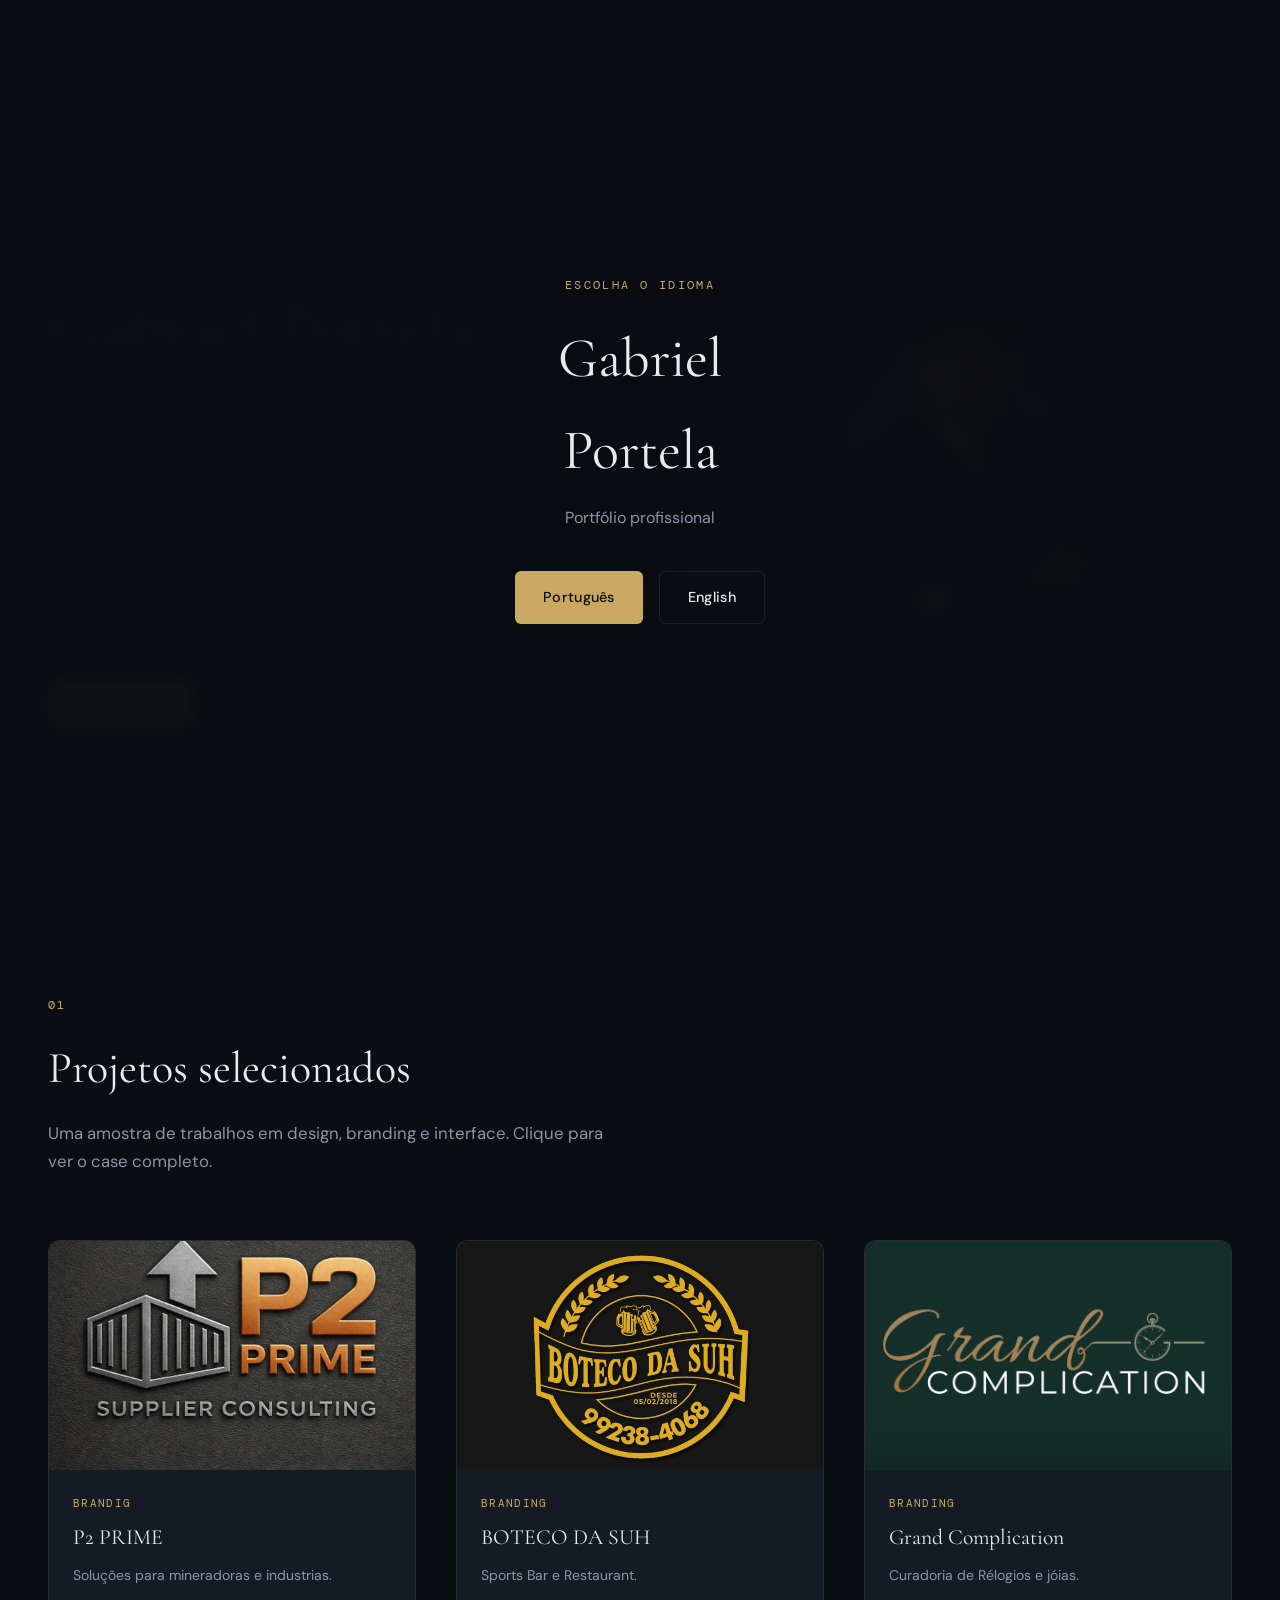
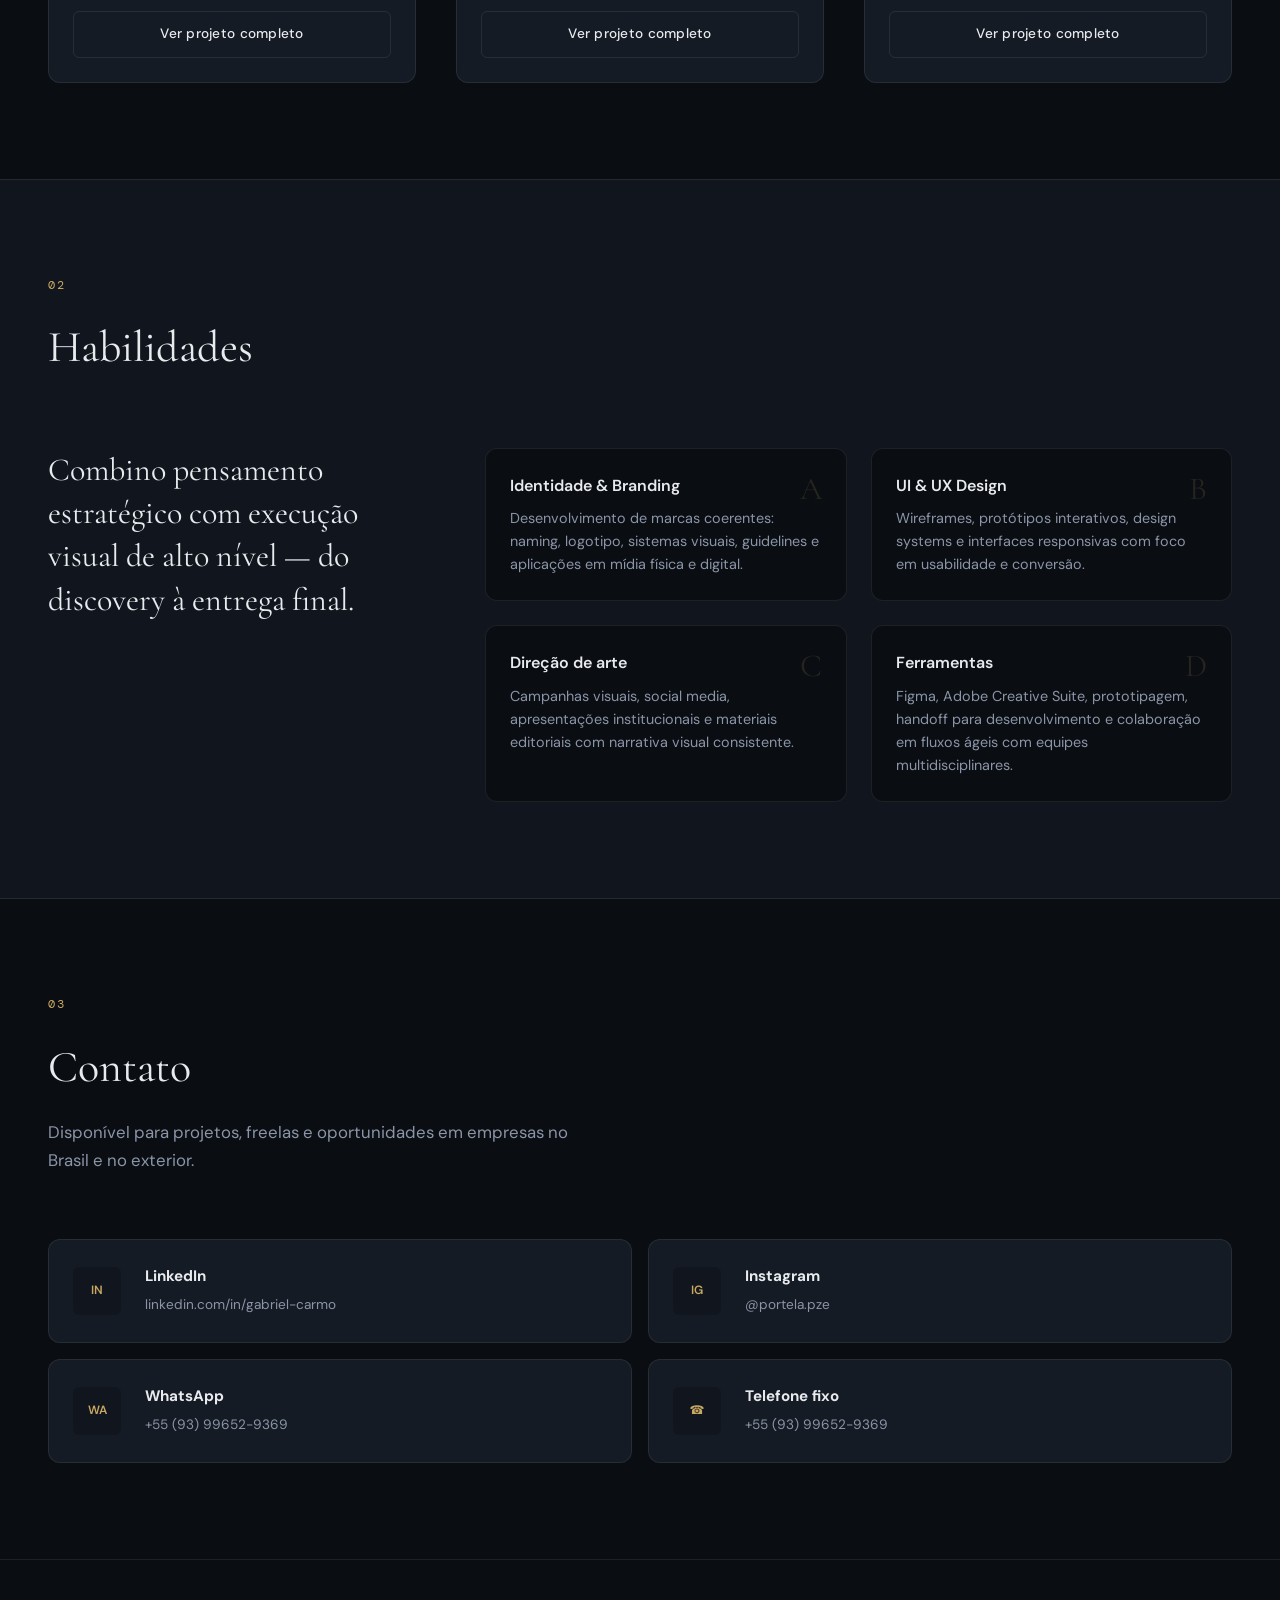
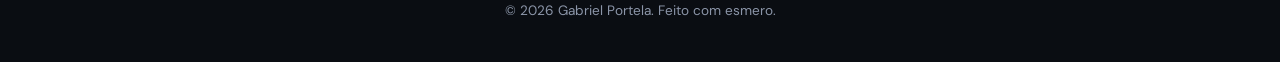
<file: index.html>
<!DOCTYPE html>
<html lang="pt-BR">
<head>
  <meta charset="UTF-8">
  <meta name="viewport" content="width=device-width, initial-scale=1.0">
  <meta name="description" content="Gabriel Portela — Portfolio de Design, Branding e UI/UX">
  <title>Gabriel Portela | Portfolio</title>
  <link rel="icon" href="favicon.svg" type="image/svg+xml">
  <link rel="icon" href="favicon.png" type="image/png" sizes="32x32">
  <link rel="apple-touch-icon" href="apple-touch-icon.png">
  <link rel="manifest" href="site.webmanifest">
  <meta name="theme-color" content="#0a0d12">
  <link rel="preconnect" href="https://fonts.googleapis.com">
  <link rel="preconnect" href="https://fonts.gstatic.com" crossorigin>
  <link href="https://fonts.googleapis.com/css2?family=Cormorant+Garamond:ital,wght@0,300;0,400;0,600;1,300;1,400&family=DM+Sans:opsz,wght@9..40,300;9..40,400;9..40,500&family=DM+Mono:wght@300;400&display=swap" rel="stylesheet">
  <link rel="stylesheet" href="style.css?v=4">
</head>
<body>

  <!-- Seleção de idioma (primeiro acesso) -->
  <div id="lang-overlay" class="lang-overlay" role="dialog" aria-modal="true" aria-labelledby="lang-title">
    <div class="lang-overlay__card">
      <p class="lang-overlay__label" data-i18n="lang.choose">Escolha o idioma</p>
      <h2 id="lang-title" class="lang-overlay__title">Gabriel Portela</h2>
      <p class="lang-overlay__subtitle" data-i18n="lang.subtitle">Portfolio profissional</p>
      <div class="lang-overlay__buttons">
        <button type="button" class="btn btn--primary" data-set-lang="pt">Português</button>
        <button type="button" class="btn btn--outline" data-set-lang="en">English</button>
      </div>
    </div>
  </div>

  <!-- Navegação fixa -->
  <header class="site-header" id="site-header">
    <a href="#hero" class="site-header__logo" data-nav-home>Gabriel Portela</a>
    <nav class="site-header__nav" aria-label="Principal">
      <a href="#projects" data-i18n="nav.projects">Projetos</a>
      <a href="#skills" data-i18n="nav.skills">Habilidades</a>
      <a href="#contacts" data-i18n="nav.contact">Contato</a>
    </nav>
    <div class="site-header__lang">
      <button type="button" class="lang-toggle" data-set-lang="pt" aria-label="Português">PT</button>
      <span class="lang-toggle__sep">|</span>
      <button type="button" class="lang-toggle" data-set-lang="en" aria-label="English">EN</button>
    </div>
  </header>

  <!-- ========== PÁGINA PRINCIPAL ========== -->
  <main id="page-home">

    <!-- Hero -->
    <section class="hero" id="hero">
      <div class="hero__content">
        <p class="hero__eyebrow" data-i18n="hero.eyebrow">Design · Branding · UI/UX</p>
        <h1 class="hero__name">Gabriel Portela</h1>
        <p class="hero__bio" data-i18n="hero.bio">
          Designer com foco em identidade visual, interfaces digitais e experiências memoráveis.
          Trabalho na interseção entre estratégia de marca e produto, criando soluções claras,
          funcionais e visualmente refinadas para empresas nacionais e internacionais.
          Acredito em processos colaborativos, pesquisa com usuários e entregas que comunicam
          com precisão — do conceito ao pixel final.
        </p>
        <a href="#contacts" class="btn btn--primary hero__cta" data-i18n="hero.cta">Ver contatos</a>
      </div>

      <div class="hero__visual">
        <div class="hero__shapes" aria-hidden="true">
          <span class="shape shape--ring"></span>
          <span class="shape shape--square"></span>
          <span class="shape shape--line"></span>
          <span class="shape shape--dot"></span>
        </div>
        <!-- Altere src para sua foto: images/sua-foto.jpg -->
        <div class="hero__photo-wrap">
          <img
            src="images/profile-placeholder.jpg"
            alt="Gabriel Portela"
            class="hero__photo"
            width="320"
            height="400"
          >
        </div>
      </div>
    </section>

    <!-- Projetos -->
    <section class="section projects" id="projects">
      <div class="section__inner">
        <header class="section__header">
          <span class="section__number">01</span>
          <h2 class="section__title" data-i18n="projects.title">Projetos selecionados</h2>
          <p class="section__desc" data-i18n="projects.desc">
            Uma amostra de trabalhos em design, branding e interface. Clique para ver o case completo.
          </p>
        </header>
        <div class="projects__grid" id="projects-grid">
          <!-- Cards gerados via script.js -->
        </div>
      </div>
    </section>

    <!-- Habilidades -->
    <section class="section skills" id="skills">
      <div class="section__inner">
        <header class="section__header">
          <span class="section__number">02</span>
          <h2 class="section__title" data-i18n="skills.title">Habilidades</h2>
        </header>
        <div class="skills__layout">
          <div class="skills__intro">
            <p class="skills__lead" data-i18n="skills.lead">
              Combino pensamento estratégico com execução visual de alto nível — do discovery à entrega final.
            </p>
          </div>
          <div class="skills__grid">
            <article class="skill-card">
              <span class="skill-card__index">A</span>
              <h3 class="skill-card__title" data-i18n="skills.card1.title">Identidade & Branding</h3>
              <p class="skill-card__text" data-i18n="skills.card1.text">
                Desenvolvimento de marcas coerentes: naming, logotipo, sistemas visuais, guidelines e aplicações em mídia física e digital.
              </p>
            </article>
            <article class="skill-card">
              <span class="skill-card__index">B</span>
              <h3 class="skill-card__title" data-i18n="skills.card2.title">UI & UX Design</h3>
              <p class="skill-card__text" data-i18n="skills.card2.text">
                Wireframes, protótipos interativos, design systems e interfaces responsivas com foco em usabilidade e conversão.
              </p>
            </article>
            <article class="skill-card">
              <span class="skill-card__index">C</span>
              <h3 class="skill-card__title" data-i18n="skills.card3.title">Direção de arte</h3>
              <p class="skill-card__text" data-i18n="skills.card3.text">
                Campanhas visuais, social media, apresentações institucionais e materiais editoriais com narrativa visual consistente.
              </p>
            </article>
            <article class="skill-card">
              <span class="skill-card__index">D</span>
              <h3 class="skill-card__title" data-i18n="skills.card4.title">Ferramentas</h3>
              <p class="skill-card__text" data-i18n="skills.card4.text">
                Figma, Adobe Creative Suite, prototipagem, handoff para desenvolvimento e colaboração em fluxos ágeis com equipes multidisciplinares.
              </p>
            </article>
          </div>
        </div>
      </div>
    </section>

    <!-- Contatos -->
    <section class="section contacts" id="contacts">
      <div class="section__inner">
        <header class="section__header">
          <span class="section__number">03</span>
          <h2 class="section__title" data-i18n="contact.title">Contato</h2>
          <p class="section__desc" data-i18n="contact.desc">
            Disponível para projetos, freelas e oportunidades em empresas no Brasil e no exterior.
          </p>
        </header>
        <ul class="contacts__list">
          <li>
            <a href="https://linkedin.com/in/gabriel-carmo-72871940a" target="_blank" rel="noopener noreferrer" class="contact-link">
              <span class="contact-link__icon" aria-hidden="true">in</span>
              <span>
                <strong data-i18n="contact.linkedin">LinkedIn</strong>
                <span class="contact-link__value">linkedin.com/in/gabriel-carmo</span>
              </span>
            </a>
          </li>
          <li>
            <a href="https://instagram.com/portela.pze" target="_blank" rel="noopener noreferrer" class="contact-link">
              <span class="contact-link__icon" aria-hidden="true">ig</span>
              <span>
                <strong data-i18n="contact.instagram">Instagram</strong>
                <span class="contact-link__value">@portela.pze</span>
              </span>
            </a>
          </li>
          <li>
            <a href="https://wa.me/5593996529369" target="_blank" rel="noopener noreferrer" class="contact-link">
              <span class="contact-link__icon" aria-hidden="true">wa</span>
              <span>
                <strong data-i18n="contact.whatsapp">WhatsApp</strong>
                <span class="contact-link__value">+55 (93) 99652-9369</span>
              </span>
            </a>
          </li>
          <li>
            <a href="tel:+5593996529369" class="contact-link">
              <span class="contact-link__icon" aria-hidden="true">☎</span>
              <span>
                <strong data-i18n="contact.phone">Telefone fixo</strong>
                <span class="contact-link__value">+55 (93) 99652-9369</span>
              </span>
            </a>
          </li>
        </ul>
      </div>
    </section>

    <footer class="site-footer">
      <p>&copy; <span id="year"></span> Gabriel Portela. Feito com esmero.</p>
    </footer>
  </main>

  <!-- ========== PÁGINA DO PROJETO (case completo) ========== -->
  <main id="page-project" class="page-project" hidden>
    <article class="project-detail">
      <header class="project-detail__header">
        <button type="button" class="btn btn--ghost project-detail__back" data-nav-home>
          <span aria-hidden="true">←</span>
          <span data-i18n="project.back">Voltar</span>
        </button>
        <div class="project-detail__meta">
          <span class="project-detail__category" id="project-category"></span>
          <h1 class="project-detail__title" id="project-title"></h1>
        </div>
      </header>

      <div class="project-detail__company">
        <h2 class="project-detail__company-name" id="project-company"></h2>
        <p class="project-detail__company-desc" id="project-company-desc"></p>
      </div>

      <div class="project-detail__gallery" id="project-gallery" aria-label="Galeria do projeto">
        <!-- Imagens inseridas via script.js -->
      </div>

      <section class="project-detail__menu" id="project-menu-section" hidden aria-labelledby="project-menu-title">
        <div class="project-detail__menu-inner">
          <header class="project-detail__menu-header">
            <span class="section__number project-detail__menu-number">04</span>
            <h2 class="section__title" id="project-menu-title"></h2>
            <p class="section__desc" id="project-menu-lead"></p>
          </header>
          <div class="menu-preview" id="project-menu-preview" aria-label="Pré-visualização do cardápio"></div>
          <div class="project-detail__menu-actions">
            <a class="btn btn--primary" id="project-menu-full-link" href="cdp-btc.html"></a>
          </div>
        </div>
      </section>

      <footer class="project-detail__footer">
        <a href="#hero" class="btn btn--primary" data-nav-home data-i18n="project.home">Home</a>
        <section class="project-detail__more">
          <h3 class="project-detail__more-title" data-i18n="project.more">Mais projetos</h3>
          <div class="projects__grid projects__grid--compact" id="project-more-grid">
            <!-- 3 prévias de outros projetos -->
          </div>
        </section>
      </footer>
    </article>
  </main>

  <script src="script.js?v=4"></script>

  <!-- Cloudflare Web Analytics -->
  <script defer src='https://static.cloudflareinsights.com/beacon.min.js' data-cf-beacon='{"token": "54800ad94643450c9f0de2a9ab976427"}'></script>
  <!-- End Cloudflare Web Analytics -->
</body>
</html>
</file>
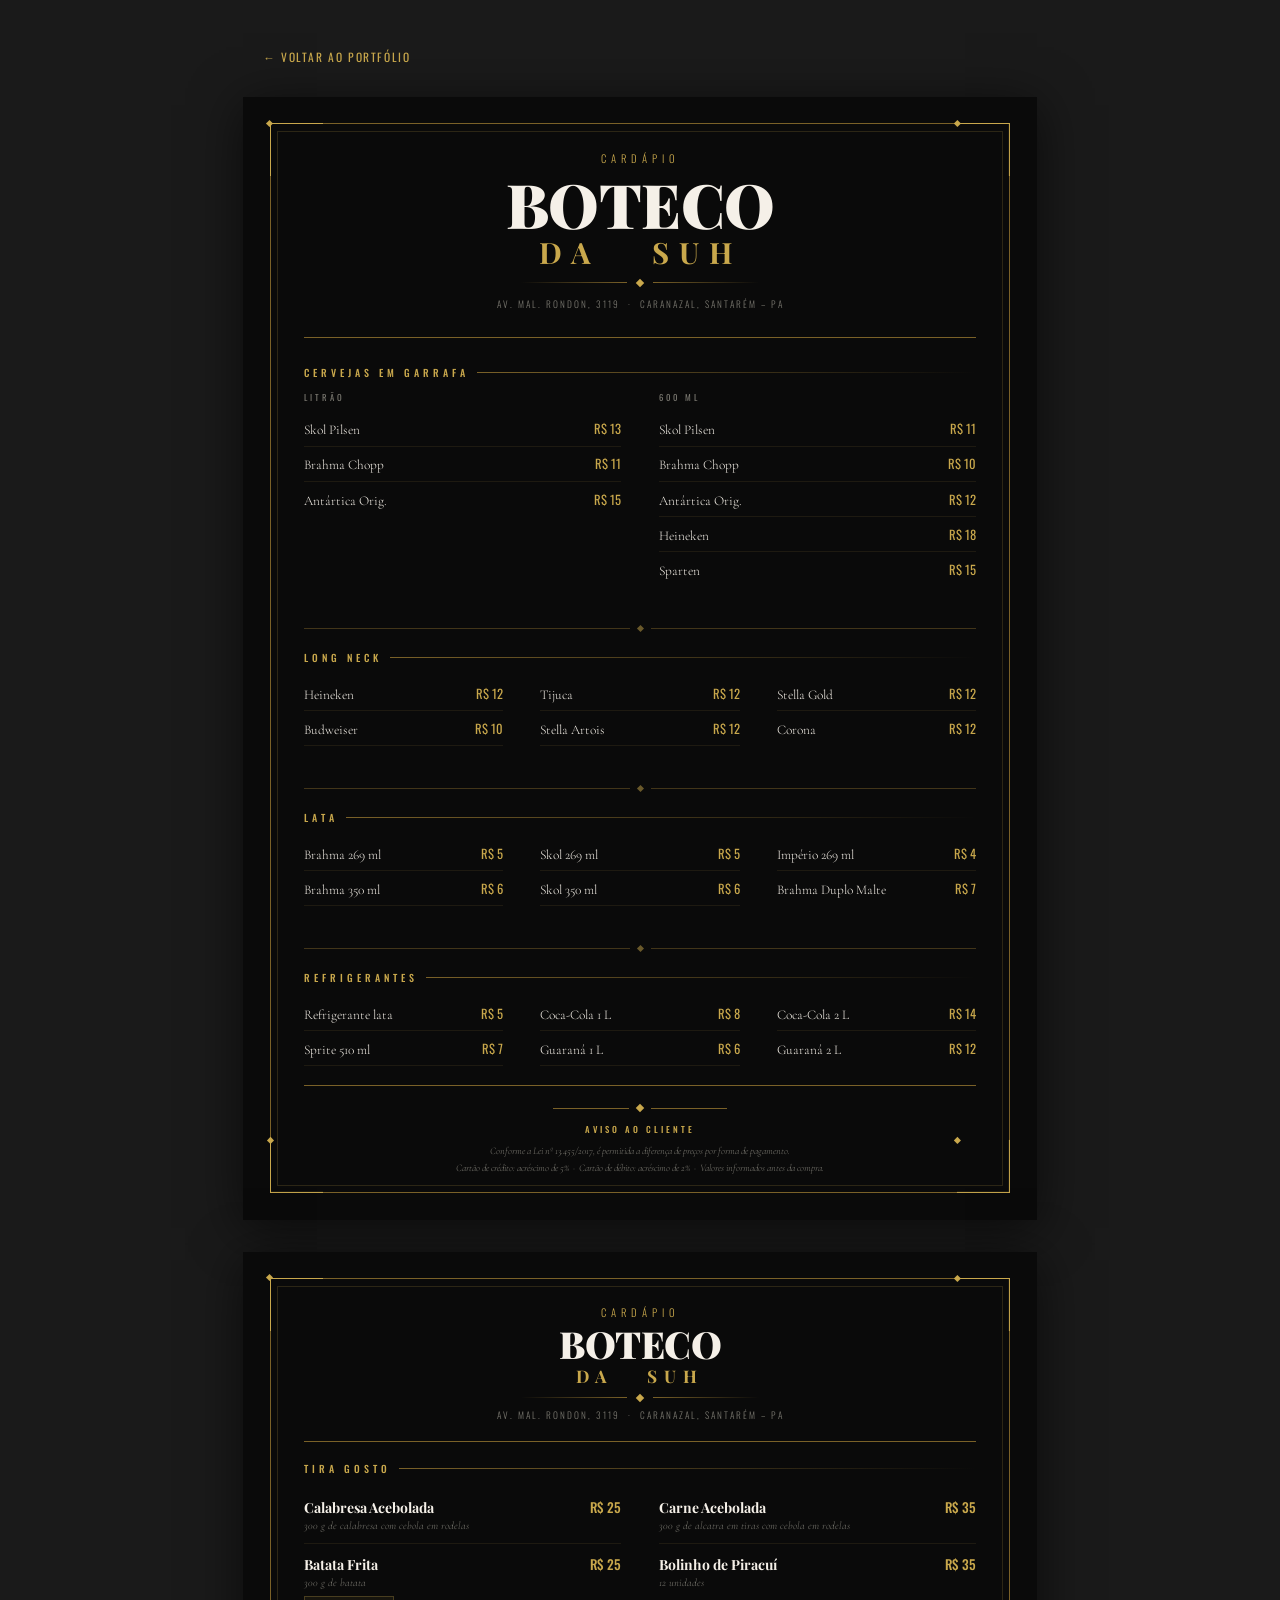
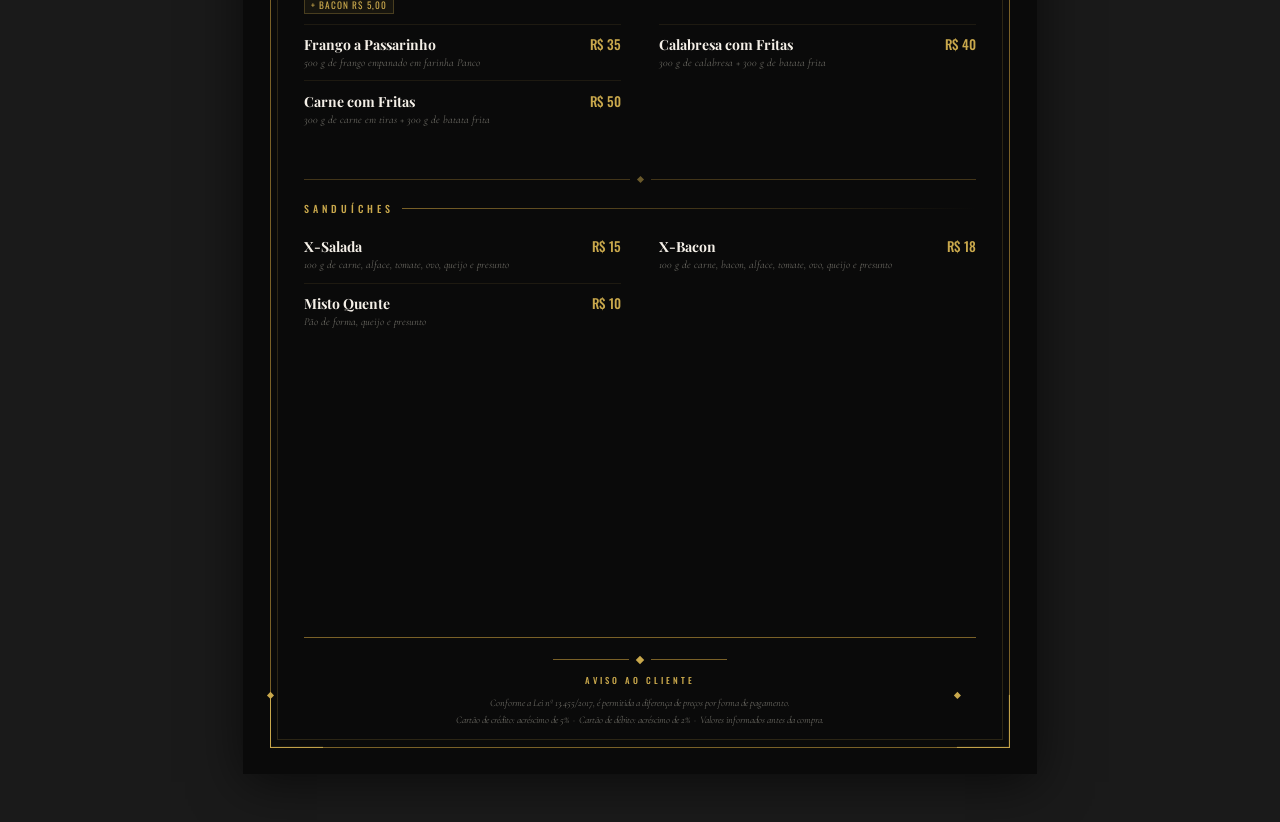
<file: cdp-btc.html>
<!DOCTYPE html>
<html lang="pt-BR">
<head>
<meta charset="UTF-8">
<meta name="viewport" content="width=device-width, initial-scale=1.0">
<title>Cardápio – Boteco da Suh</title>
<link rel="icon" href="favicon.svg" type="image/svg+xml">
<link rel="icon" href="favicon.png" type="image/png" sizes="32x32">
<link rel="apple-touch-icon" href="apple-touch-icon.png">
<meta name="theme-color" content="#0a0a0a">
<link href="https://fonts.googleapis.com/css2?family=Playfair+Display:wght@400;700;900&family=Cormorant+Garamond:ital,wght@0,300;0,400;0,600;1,300&family=Oswald:wght@300;400;500&display=swap" rel="stylesheet">
<style>

/* ═══════════════════════════════════════
   RESET & VARIÁVEIS
════════════════════════════════════════ */
*, *::before, *::after { box-sizing: border-box; margin: 0; padding: 0; }

:root {
  --preto:         #0a0a0a;
  --dourado:       #c9a84c;
  --dourado-claro: #e8c96a;
  --dourado-esc:   #7a6128;
  --branco:        #f5f0e8;
  --cinza:         #7a7870;
}

/* ═══════════════════════════════════════
   CONFIGURAÇÃO DE IMPRESSÃO
════════════════════════════════════════ */
@page {
  size: A4 portrait;
  margin: 0;
}

@media print {
  body { background: var(--preto) !important; -webkit-print-color-adjust: exact; print-color-adjust: exact; }
  .menu-standalone-nav { display: none !important; }
  .sheet { page-break-after: always; box-shadow: none !important; }
  .sheet:last-child { page-break-after: avoid; }
}

.menu-standalone-nav {
  width: min(210mm, 100%);
  margin: 0 auto;
  padding: 1rem 1.25rem 0;
  display: flex;
  justify-content: flex-start;
}

.menu-standalone-nav a {
  font-family: 'Oswald', sans-serif;
  font-size: 0.72rem;
  font-weight: 400;
  letter-spacing: 0.14em;
  text-transform: uppercase;
  color: var(--dourado);
  text-decoration: none;
  transition: color 0.2s ease;
}

.menu-standalone-nav a:hover {
  color: var(--dourado-claro);
}

/* ═══════════════════════════════════════
   FOLHA A4  (210 × 297 mm)
════════════════════════════════════════ */
body {
  background: #1a1a1a;
  font-family: 'Cormorant Garamond', Georgia, serif;
  -webkit-font-smoothing: antialiased;
  display: flex;
  flex-direction: column;
  align-items: center;
  gap: 32px;
  padding: 32px 0 48px;
}

.sheet {
  width: 210mm;
  min-height: 297mm;
  height: 297mm;
  background: var(--preto);
  color: var(--branco);
  position: relative;
  overflow: hidden;
  box-shadow: 0 8px 48px rgba(0,0,0,0.6);

  /* padding interno = margens da folha impressa */
  padding: 14mm 16mm 12mm;

  display: flex;
  flex-direction: column;
}

/* ── Borda ornamental da folha ── */
.sheet::before {
  content: '';
  position: absolute;
  inset: 7mm;
  border: 1px solid var(--dourado-esc);
  pointer-events: none;
}
.sheet::after {
  content: '';
  position: absolute;
  inset: 9mm;
  border: 1px solid rgba(201,168,76,0.18);
  pointer-events: none;
}

/* ── Cantos ornamentais ── */
.corner {
  position: absolute;
  width: 14mm;
  height: 14mm;
  z-index: 2;
}
.corner::before, .corner::after {
  content: '';
  position: absolute;
  background: var(--dourado);
}
.corner::before { width: 1px; height: 100%; left: 0; top: 0; }
.corner::after  { width: 100%; height: 1px; left: 0; top: 0; }

.corner.tl { top: 7mm; left: 7mm; }
.corner.tr { top: 7mm; right: 7mm; transform: scaleX(-1); }
.corner.bl { bottom: 7mm; left: 7mm; transform: scaleY(-1); }
.corner.br { bottom: 7mm; right: 7mm; transform: scale(-1); }

/* losango nos cantos */
.corner .diamond {
  position: absolute;
  width: 5px; height: 5px;
  background: var(--dourado);
  transform: rotate(45deg);
  top: -2.5px; left: -2.5px;
}
.corner.tr .diamond { left: auto; right: -2.5px; }
.corner.bl .diamond { top: auto; bottom: -2.5px; }
.corner.br .diamond { top: auto; bottom: -2.5px; right: -2.5px; left: auto; }

/* ═══════════════════════════════════════
   CABEÇALHO
════════════════════════════════════════ */
.sheet-header {
  text-align: center;
  padding-bottom: 7mm;
  margin-bottom: 7mm;
  border-bottom: 1px solid var(--dourado-esc);
  flex-shrink: 0;
}

.eyebrow {
  font-family: 'Oswald', sans-serif;
  font-size: 8pt;
  font-weight: 300;
  letter-spacing: 5px;
  color: var(--dourado);
  text-transform: uppercase;
  margin-bottom: 3mm;
}

.logo {
  font-family: 'Playfair Display', serif;
  font-size: 46pt;
  font-weight: 900;
  line-height: 0.88;
  color: var(--branco);
  text-transform: uppercase;
  letter-spacing: -0.5px;
}
.logo span {
  display: block;
  font-size: 22pt;
  font-weight: 700;
  color: var(--dourado);
  letter-spacing: 10px;
  margin-top: 2mm;
}

.header-rule {
  display: flex;
  align-items: center;
  justify-content: center;
  gap: 10px;
  margin: 4mm 0 3mm;
}
.header-rule::before, .header-rule::after {
  content: '';
  width: 28mm;
  height: 1px;
  background: linear-gradient(to right, transparent, var(--dourado-esc));
}
.header-rule::after {
  background: linear-gradient(to left, transparent, var(--dourado-esc));
}
.rhombus {
  width: 6px; height: 6px;
  background: var(--dourado);
  transform: rotate(45deg);
  flex-shrink: 0;
}

.address {
  font-family: 'Oswald', sans-serif;
  font-size: 7pt;
  font-weight: 300;
  letter-spacing: 2px;
  color: var(--cinza);
  text-transform: uppercase;
}

/* ── Cabeçalho compacto (pág. 2) ── */
.sheet-header.compact {
  padding-bottom: 5mm;
  margin-bottom: 5mm;
}
.sheet-header.compact .logo { font-size: 28pt; }
.sheet-header.compact .logo span { font-size: 13pt; letter-spacing: 7px; }
.sheet-header.compact .eyebrow { margin-bottom: 2mm; }
.sheet-header.compact .header-rule { margin: 3mm 0 2mm; }

/* ═══════════════════════════════════════
   CONTEÚDO – CRESCE PARA PREENCHER
════════════════════════════════════════ */
.sheet-body {
  flex: 1;
  display: flex;
  flex-direction: column;
}

/* ═══════════════════════════════════════
   SEÇÃO
════════════════════════════════════════ */
section {
  margin-bottom: 5.5mm;
}
section:last-of-type {
  margin-bottom: 0;
}

.section-label {
  display: flex;
  align-items: center;
  gap: 8px;
  margin-bottom: 3mm;
}
.section-label h2 {
  font-family: 'Oswald', sans-serif;
  font-size: 7.5pt;
  font-weight: 500;
  letter-spacing: 4px;
  color: var(--dourado);
  text-transform: uppercase;
  white-space: nowrap;
}
.section-label::after {
  content: '';
  flex: 1;
  height: 1px;
  background: linear-gradient(to right, var(--dourado-esc), transparent);
}

/* ═══════════════════════════════════════
   GRID BEBIDAS
════════════════════════════════════════ */
.drinks-grid {
  display: grid;
  grid-template-columns: 1fr 1fr;
  column-gap: 10mm;
}
.drinks-grid.cols-3 { grid-template-columns: 1fr 1fr 1fr; }

.drink-row {
  display: flex;
  justify-content: space-between;
  align-items: baseline;
  padding: 2mm 0;
  border-bottom: 1px solid rgba(201,168,76,0.10);
}
.drink-row:last-child { border-bottom: none; }

.drink-name {
  font-size: 10pt;
  font-weight: 300;
  color: var(--branco);
}
.drink-price {
  font-family: 'Oswald', sans-serif;
  font-size: 9.5pt;
  font-weight: 400;
  color: var(--dourado);
  margin-left: 6px;
  white-space: nowrap;
}

/* ═══════════════════════════════════════
   GRID COMIDAS
════════════════════════════════════════ */
.food-grid {
  display: grid;
  grid-template-columns: 1fr 1fr;
  gap: 0 10mm;
}

.food-item {
  padding: 2.5mm 0;
  border-bottom: 1px solid rgba(201,168,76,0.10);
}
.food-item:nth-last-child(-n+2) { border-bottom: none; }

.food-header {
  display: flex;
  justify-content: space-between;
  align-items: baseline;
  gap: 4px;
}
.food-name {
  font-family: 'Playfair Display', serif;
  font-size: 10.5pt;
  font-weight: 700;
  color: var(--branco);
}
.food-price {
  font-family: 'Oswald', sans-serif;
  font-size: 10pt;
  font-weight: 500;
  color: var(--dourado);
  white-space: nowrap;
}
.food-desc {
  font-size: 8pt;
  font-weight: 300;
  font-style: italic;
  color: var(--cinza);
  line-height: 1.4;
  margin-top: 0.5mm;
}
.adicional-tag {
  display: inline-flex;
  margin-top: 1.5mm;
  background: rgba(201,168,76,0.07);
  border: 1px solid rgba(201,168,76,0.28);
  padding: 1px 6px;
}
.adicional-tag span {
  font-family: 'Oswald', sans-serif;
  font-size: 7pt;
  letter-spacing: 1px;
  color: var(--dourado);
  text-transform: uppercase;
}

/* ═══════════════════════════════════════
   ESPAÇADOR FLEXÍVEL
════════════════════════════════════════ */
.spacer { flex: 1; }

/* ═══════════════════════════════════════
   RODAPÉ DA FOLHA
════════════════════════════════════════ */
.sheet-footer {
  flex-shrink: 0;
  text-align: center;
  padding-top: 5mm;
  border-top: 1px solid var(--dourado-esc);
  margin-top: 5mm;
}

.footer-rule {
  display: flex;
  align-items: center;
  justify-content: center;
  gap: 8px;
  margin-bottom: 3mm;
}
.footer-rule::before, .footer-rule::after {
  content: '';
  width: 20mm;
  height: 1px;
  background: var(--dourado-esc);
}

.aviso-title {
  font-family: 'Oswald', sans-serif;
  font-size: 6.5pt;
  font-weight: 500;
  letter-spacing: 3px;
  color: var(--dourado);
  text-transform: uppercase;
  margin-bottom: 2mm;
}
.aviso-text {
  font-size: 7.5pt;
  font-weight: 300;
  font-style: italic;
  color: var(--cinza);
  line-height: 1.7;
}

/* separador entre seções na pág. 1 */
.group-divider {
  display: flex;
  align-items: center;
  justify-content: center;
  gap: 8px;
  margin: 5mm 0;
  opacity: 0.5;
}
.group-divider::before, .group-divider::after {
  content: '';
  flex: 1;
  height: 1px;
  background: var(--dourado-esc);
}
.group-divider .rhombus { width: 5px; height: 5px; }

</style>
</head>
<body>

<nav class="menu-standalone-nav" aria-label="Navegação">
  <a href="index.html?project=project-2" id="menu-back-link">← Voltar ao portfólio</a>
</nav>

<!-- ╔══════════════════════════════════╗
     ║        FOLHA 1 – BEBIDAS        ║
     ╚══════════════════════════════════╝ -->
<div class="sheet">

  <!-- cantos ornamentais -->
  <div class="corner tl"><div class="diamond"></div></div>
  <div class="corner tr"><div class="diamond"></div></div>
  <div class="corner bl"><div class="diamond"></div></div>
  <div class="corner br"><div class="diamond"></div></div>

  <!-- CABEÇALHO PRINCIPAL -->
  <header class="sheet-header">
    <div class="eyebrow">Cardápio</div>
    <div class="logo">Boteco<span>da &nbsp; Suh</span></div>
    <div class="header-rule"><div class="rhombus"></div></div>
    <div class="address">Av. Mal. Rondon, 3119 &nbsp;·&nbsp; Caranazal, Santarém – PA</div>
  </header>

  <!-- CORPO DA FOLHA 1 -->
  <div class="sheet-body">

    <!-- CERVEJAS: litrão + 600 ml lado a lado -->
    <section>
      <div class="section-label"><h2>Cervejas em Garrafa</h2></div>
      <div style="display:grid; grid-template-columns:1fr 1fr; gap:0 10mm;">

        <!-- coluna esquerda: litrão -->
        <div>
          <div style="font-family:'Oswald',sans-serif;font-size:6.5pt;letter-spacing:3px;color:var(--cinza);text-transform:uppercase;margin-bottom:2mm;">Litrão</div>
          <div class="drink-row"><span class="drink-name">Skol Pilsen</span><span class="drink-price">R$ 13</span></div>
          <div class="drink-row"><span class="drink-name">Brahma Chopp</span><span class="drink-price">R$ 11</span></div>
          <div class="drink-row"><span class="drink-name">Antártica Orig.</span><span class="drink-price">R$ 15</span></div>
        </div>

        <!-- coluna direita: 600 ml -->
        <div>
          <div style="font-family:'Oswald',sans-serif;font-size:6.5pt;letter-spacing:3px;color:var(--cinza);text-transform:uppercase;margin-bottom:2mm;">600 ml</div>
          <div class="drink-row"><span class="drink-name">Skol Pilsen</span><span class="drink-price">R$ 11</span></div>
          <div class="drink-row"><span class="drink-name">Brahma Chopp</span><span class="drink-price">R$ 10</span></div>
          <div class="drink-row"><span class="drink-name">Antártica Orig.</span><span class="drink-price">R$ 12</span></div>
          <div class="drink-row"><span class="drink-name">Heineken</span><span class="drink-price">R$ 18</span></div>
          <div class="drink-row"><span class="drink-name">Sparten</span><span class="drink-price">R$ 15</span></div>
        </div>

      </div>
    </section>

    <div class="group-divider"><div class="rhombus"></div></div>

    <!-- LONG NECK -->
    <section>
      <div class="section-label"><h2>Long Neck</h2></div>
      <div class="drinks-grid cols-3">
        <div class="drink-row"><span class="drink-name">Heineken</span><span class="drink-price">R$ 12</span></div>
        <div class="drink-row"><span class="drink-name">Tijuca</span><span class="drink-price">R$ 12</span></div>
        <div class="drink-row"><span class="drink-name">Stella Gold</span><span class="drink-price">R$ 12</span></div>
        <div class="drink-row"><span class="drink-name">Budweiser</span><span class="drink-price">R$ 10</span></div>
        <div class="drink-row"><span class="drink-name">Stella Artois</span><span class="drink-price">R$ 12</span></div>
        <div class="drink-row"><span class="drink-name">Corona</span><span class="drink-price">R$ 12</span></div>
      </div>
    </section>

    <div class="group-divider"><div class="rhombus"></div></div>

    <!-- LATA -->
    <section>
      <div class="section-label"><h2>Lata</h2></div>
      <div class="drinks-grid cols-3">
        <div class="drink-row"><span class="drink-name">Brahma 269 ml</span><span class="drink-price">R$ 5</span></div>
        <div class="drink-row"><span class="drink-name">Skol 269 ml</span><span class="drink-price">R$ 5</span></div>
        <div class="drink-row"><span class="drink-name">Império 269 ml</span><span class="drink-price">R$ 4</span></div>
        <div class="drink-row"><span class="drink-name">Brahma 350 ml</span><span class="drink-price">R$ 6</span></div>
        <div class="drink-row"><span class="drink-name">Skol 350 ml</span><span class="drink-price">R$ 6</span></div>
        <div class="drink-row"><span class="drink-name">Brahma Duplo Malte</span><span class="drink-price">R$ 7</span></div>
      </div>
    </section>

    <div class="group-divider"><div class="rhombus"></div></div>

    <!-- REFRIGERANTES -->
    <section>
      <div class="section-label"><h2>Refrigerantes</h2></div>
      <div class="drinks-grid cols-3">
        <div class="drink-row"><span class="drink-name">Refrigerante lata</span><span class="drink-price">R$ 5</span></div>
        <div class="drink-row"><span class="drink-name">Coca-Cola 1 L</span><span class="drink-price">R$ 8</span></div>
        <div class="drink-row"><span class="drink-name">Coca-Cola 2 L</span><span class="drink-price">R$ 14</span></div>
        <div class="drink-row"><span class="drink-name">Sprite 510 ml</span><span class="drink-price">R$ 7</span></div>
        <div class="drink-row"><span class="drink-name">Guaraná 1 L</span><span class="drink-price">R$ 6</span></div>
        <div class="drink-row"><span class="drink-name">Guaraná 2 L</span><span class="drink-price">R$ 12</span></div>
      </div>
    </section>

    <!-- espaçador empurra rodapé para baixo -->
    <div class="spacer"></div>

  </div><!-- /sheet-body -->

  <!-- RODAPÉ FOLHA 1 -->
  <footer class="sheet-footer">
    <div class="footer-rule"><div class="rhombus"></div></div>
    <div class="aviso-title">Aviso ao Cliente</div>
    <p class="aviso-text">
      Conforme a Lei nº 13.455/2017, é permitida a diferença de preços por forma de pagamento.<br>
      Cartão de crédito: acréscimo de 5% &nbsp;·&nbsp; Cartão de débito: acréscimo de 2% &nbsp;·&nbsp; Valores informados antes da compra.
    </p>
  </footer>

</div><!-- /sheet 1 -->


<!-- ╔══════════════════════════════════╗
     ║    FOLHA 2 – TIRA GOSTO        ║
     ╚══════════════════════════════════╝ -->
<div class="sheet">

  <div class="corner tl"><div class="diamond"></div></div>
  <div class="corner tr"><div class="diamond"></div></div>
  <div class="corner bl"><div class="diamond"></div></div>
  <div class="corner br"><div class="diamond"></div></div>

  <!-- CABEÇALHO COMPACTO -->
  <header class="sheet-header compact">
    <div class="eyebrow">Cardápio</div>
    <div class="logo">Boteco<span>da &nbsp; Suh</span></div>
    <div class="header-rule"><div class="rhombus"></div></div>
    <div class="address">Av. Mal. Rondon, 3119 &nbsp;·&nbsp; Caranazal, Santarém – PA</div>
  </header>

  <!-- CORPO FOLHA 2 -->
  <div class="sheet-body">

    <!-- TIRA GOSTO -->
    <section>
      <div class="section-label"><h2>Tira Gosto</h2></div>
      <div class="food-grid">

        <div class="food-item">
          <div class="food-header">
            <span class="food-name">Calabresa Acebolada</span>
            <span class="food-price">R$ 25</span>
          </div>
          <p class="food-desc">300 g de calabresa com cebola em rodelas</p>
        </div>

        <div class="food-item">
          <div class="food-header">
            <span class="food-name">Carne Acebolada</span>
            <span class="food-price">R$ 35</span>
          </div>
          <p class="food-desc">300 g de alcatra em tiras com cebola em rodelas</p>
        </div>

        <div class="food-item">
          <div class="food-header">
            <span class="food-name">Batata Frita</span>
            <span class="food-price">R$ 25</span>
          </div>
          <p class="food-desc">300 g de batata</p>
          <div class="adicional-tag"><span>+ Bacon R$ 5,00</span></div>
        </div>

        <div class="food-item">
          <div class="food-header">
            <span class="food-name">Bolinho de Piracuí</span>
            <span class="food-price">R$ 35</span>
          </div>
          <p class="food-desc">12 unidades</p>
        </div>

        <div class="food-item">
          <div class="food-header">
            <span class="food-name">Frango a Passarinho</span>
            <span class="food-price">R$ 35</span>
          </div>
          <p class="food-desc">500 g de frango empanado em farinha Panco</p>
        </div>

        <div class="food-item">
          <div class="food-header">
            <span class="food-name">Calabresa com Fritas</span>
            <span class="food-price">R$ 40</span>
          </div>
          <p class="food-desc">300 g de calabresa + 300 g de batata frita</p>
        </div>

        <div class="food-item">
          <div class="food-header">
            <span class="food-name">Carne com Fritas</span>
            <span class="food-price">R$ 50</span>
          </div>
          <p class="food-desc">300 g de carne em tiras + 300 g de batata frita</p>
        </div>

      </div>
    </section>

    <div class="group-divider"><div class="rhombus"></div></div>

    <!-- SANDUÍCHES -->
    <section>
      <div class="section-label"><h2>Sanduíches</h2></div>
      <div class="food-grid">

        <div class="food-item">
          <div class="food-header">
            <span class="food-name">X-Salada</span>
            <span class="food-price">R$ 15</span>
          </div>
          <p class="food-desc">100 g de carne, alface, tomate, ovo, queijo e presunto</p>
        </div>

        <div class="food-item">
          <div class="food-header">
            <span class="food-name">X-Bacon</span>
            <span class="food-price">R$ 18</span>
          </div>
          <p class="food-desc">100 g de carne, bacon, alface, tomate, ovo, queijo e presunto</p>
        </div>

        <div class="food-item">
          <div class="food-header">
            <span class="food-name">Misto Quente</span>
            <span class="food-price">R$ 10</span>
          </div>
          <p class="food-desc">Pão de forma, queijo e presunto</p>
        </div>

      </div>
    </section>

    <div class="spacer"></div>

  </div><!-- /sheet-body -->

  <!-- RODAPÉ FOLHA 2 -->
  <footer class="sheet-footer">
    <div class="footer-rule"><div class="rhombus"></div></div>
    <div class="aviso-title">Aviso ao Cliente</div>
    <p class="aviso-text">
      Conforme a Lei nº 13.455/2017, é permitida a diferença de preços por forma de pagamento.<br>
      Cartão de crédito: acréscimo de 5% &nbsp;·&nbsp; Cartão de débito: acréscimo de 2% &nbsp;·&nbsp; Valores informados antes da compra.
    </p>
  </footer>

</div><!-- /sheet 2 -->

<script>
(function () {
  var params = new URLSearchParams(window.location.search);
  var lang = params.get("lang") === "en" ? "en" : "pt";
  document.documentElement.lang = lang === "en" ? "en" : "pt-BR";
  var back = document.getElementById("menu-back-link");
  if (back) {
    back.textContent = lang === "en" ? "← Back to portfolio" : "← Voltar ao portfólio";
    back.href = "index.html?project=project-2";
  }
})();
</script>
</body>
</html>
</file>
<file: style.css>
/* ============================================
   VARIÁVEIS — altere cores e espaçamentos aqui
   ============================================ */
:root {
  --color-bg: #0a0d12;
  --color-bg-elevated: #11161e;
  --color-bg-card: #151b24;
  --color-border: rgba(255, 255, 255, 0.08);
  --color-text: #e8eaed;
  --color-text-muted: #8b95a8;
  --color-accent: #c9a962;
  --color-accent-soft: rgba(201, 169, 98, 0.15);
  --font-sans: "DM Sans", system-ui, sans-serif;
  --font-serif: "Cormorant Garamond", Georgia, serif;
  --font-mono: "DM Mono", ui-monospace, monospace;
  --space-xs: 0.5rem;
  --space-sm: 1rem;
  --space-md: 1.5rem;
  --space-lg: 2.5rem;
  --space-xl: 4rem;
  --space-2xl: 6rem;
  --radius: 6px;
  --radius-lg: 12px;
  --header-h: 72px;
  --transition: 0.25s ease;
  --max-width: 1200px;
}

/* Reset & base */
*,
*::before,
*::after {
  box-sizing: border-box;
  margin: 0;
  padding: 0;
}

html {
  scroll-behavior: smooth;
}

body {
  font-family: var(--font-sans);
  font-size: 1rem;
  line-height: 1.65;
  color: var(--color-text);
  background: var(--color-bg);
  -webkit-font-smoothing: antialiased;
}

img {
  max-width: 100%;
  height: auto;
  display: block;
}

a {
  color: inherit;
  text-decoration: none;
}

button {
  font: inherit;
  cursor: pointer;
  border: none;
  background: none;
  color: inherit;
}

/* Botões */
.btn {
  display: inline-flex;
  align-items: center;
  justify-content: center;
  gap: var(--space-xs);
  padding: 0.85rem 1.75rem;
  font-size: 0.9rem;
  font-weight: 500;
  letter-spacing: 0.02em;
  border-radius: var(--radius);
  transition: background var(--transition), color var(--transition), border-color var(--transition), transform var(--transition);
}

.btn--primary {
  background: var(--color-accent);
  color: #0a0d12;
}

.btn--primary:hover {
  background: #dbb96e;
  transform: translateY(-1px);
}

.btn--outline {
  border: 1px solid var(--color-border);
  color: var(--color-text);
}

.btn--outline:hover {
  border-color: var(--color-accent);
  color: var(--color-accent);
}

.btn--ghost {
  padding: 0.5rem 0;
  color: var(--color-text-muted);
}

.btn--ghost:hover {
  color: var(--color-accent);
}

/* Overlay de idioma */
.lang-overlay {
  position: fixed;
  inset: 0;
  z-index: 1000;
  display: flex;
  align-items: center;
  justify-content: center;
  background: rgba(10, 13, 18, 0.97);
  backdrop-filter: blur(8px);
}

.lang-overlay.is-hidden {
  display: none;
}

.lang-overlay__card {
  text-align: center;
  padding: var(--space-xl);
  max-width: 420px;
}

.lang-overlay__label {
  font-family: var(--font-mono);
  font-size: 0.75rem;
  font-weight: 400;
  text-transform: uppercase;
  letter-spacing: 0.2em;
  color: var(--color-accent);
  margin-bottom: var(--space-sm);
}

.lang-overlay__title {
  font-family: var(--font-serif);
  font-size: clamp(2.5rem, 6vw, 3.5rem);
  font-weight: 400;
  margin-bottom: var(--space-xs);
}

.lang-overlay__subtitle {
  color: var(--color-text-muted);
  margin-bottom: var(--space-lg);
}

.lang-overlay__buttons {
  display: flex;
  gap: var(--space-sm);
  justify-content: center;
  flex-wrap: wrap;
}

/* Header */
.site-header {
  position: fixed;
  top: 0;
  left: 0;
  right: 0;
  z-index: 100;
  height: var(--header-h);
  display: flex;
  align-items: center;
  justify-content: space-between;
  padding: 0 clamp(1.25rem, 4vw, 3rem);
  background: rgba(10, 13, 18, 0.85);
  backdrop-filter: blur(12px);
  border-bottom: 1px solid var(--color-border);
}

.site-header__logo {
  font-family: var(--font-serif);
  font-size: 1.15rem;
  letter-spacing: 0.02em;
}

.site-header__nav {
  display: none;
  gap: var(--space-lg);
}

.site-header__nav a {
  font-size: 0.875rem;
  color: var(--color-text-muted);
  transition: color var(--transition);
}

.site-header__nav a:hover {
  color: var(--color-text);
}

.site-header__lang {
  display: flex;
  align-items: center;
  gap: 0.35rem;
  font-size: 0.8rem;
}

.lang-toggle {
  color: var(--color-text-muted);
  padding: 0.25rem 0.4rem;
  transition: color var(--transition);
}

.lang-toggle.is-active,
.lang-toggle:hover {
  color: var(--color-accent);
}

.lang-toggle__sep {
  color: var(--color-border);
  user-select: none;
}

@media (min-width: 768px) {
  .site-header__nav {
    display: flex;
  }
}

/* Hero */
.hero {
  min-height: 100vh;
  display: grid;
  grid-template-columns: 1fr;
  gap: var(--space-xl);
  align-items: center;
  padding: calc(var(--header-h) + var(--space-xl)) clamp(1.25rem, 4vw, 3rem) var(--space-xl);
  max-width: 1400px;
  margin: 0 auto;
}

@media (min-width: 900px) {
  .hero {
    grid-template-columns: 1fr 1fr;
    gap: var(--space-2xl);
  }
}

.hero__eyebrow {
  font-family: var(--font-mono);
  font-size: 0.75rem;
  font-weight: 400;
  text-transform: uppercase;
  letter-spacing: 0.18em;
  color: var(--color-accent);
  margin-bottom: var(--space-md);
}

.hero__name {
  font-family: var(--font-serif);
  font-size: clamp(2.75rem, 7vw, 4.5rem);
  font-weight: 400;
  line-height: 1.05;
  margin-bottom: var(--space-md);
}

.hero__bio {
  color: var(--color-text-muted);
  font-size: 1.05rem;
  max-width: 38ch;
  margin-bottom: var(--space-lg);
  line-height: 1.75;
}

.hero__cta {
  margin-top: var(--space-sm);
}

/* Visual do hero */
.hero__visual {
  position: relative;
  display: flex;
  justify-content: center;
  align-items: center;
  min-height: 420px;
}

.hero__shapes {
  position: absolute;
  inset: 0;
  pointer-events: none;
}

.shape {
  position: absolute;
  border: 1px solid var(--color-border);
}

.shape--ring {
  width: 280px;
  height: 280px;
  border-radius: 50%;
  top: 10%;
  right: 5%;
  border-color: var(--color-accent);
  opacity: 0.35;
}

.shape--square {
  width: 120px;
  height: 120px;
  bottom: 20%;
  left: 0;
  background: var(--color-accent-soft);
  border: none;
  transform: rotate(12deg);
}

.shape--line {
  width: 1px;
  height: 180px;
  background: linear-gradient(to bottom, transparent, var(--color-accent), transparent);
  top: 30%;
  left: 25%;
  border: none;
}

.shape--dot {
  width: 8px;
  height: 8px;
  border-radius: 50%;
  background: var(--color-accent);
  bottom: 35%;
  right: 30%;
  border: none;
}

.hero__photo-wrap {
  position: relative;
  z-index: 2;
  border-radius: var(--radius-lg);
  overflow: hidden;
  box-shadow: 0 24px 64px rgba(0, 0, 0, 0.5);
  border: 1px solid var(--color-border);
}

.hero__photo {
  width: min(320px, 85vw);
  aspect-ratio: 4 / 5;
  object-fit: cover;
}

/* Seções */
.section {
  padding: var(--space-2xl) clamp(1.25rem, 4vw, 3rem);
}

.section__inner {
  max-width: var(--max-width);
  margin: 0 auto;
}

.section__header {
  margin-bottom: var(--space-xl);
  max-width: 560px;
}

.section__number {
  display: block;
  font-family: var(--font-mono);
  font-size: 0.75rem;
  font-weight: 400;
  color: var(--color-accent);
  letter-spacing: 0.15em;
  margin-bottom: var(--space-sm);
}

.section__title {
  font-family: var(--font-serif);
  font-size: clamp(2rem, 4vw, 2.75rem);
  font-weight: 400;
  margin-bottom: var(--space-sm);
}

.section__desc {
  color: var(--color-text-muted);
  font-size: 1.05rem;
}

/* Cards de projeto */
.projects__grid {
  display: grid;
  gap: var(--space-lg);
}

@media (min-width: 700px) {
  .projects__grid {
    grid-template-columns: repeat(3, 1fr);
  }
}

.projects__grid--compact {
  margin-top: var(--space-md);
}

@media (max-width: 699px) {
  .projects__grid--compact {
    grid-template-columns: 1fr;
  }
}

.project-card {
  background: var(--color-bg-card);
  border: 1px solid var(--color-border);
  border-radius: var(--radius-lg);
  overflow: hidden;
  transition: border-color var(--transition), transform var(--transition);
  display: flex;
  flex-direction: column;
}

.project-card:hover {
  border-color: rgba(201, 169, 98, 0.35);
  transform: translateY(-4px);
}

.project-card__thumb {
  aspect-ratio: 16 / 10;
  overflow: hidden;
  background: var(--color-bg-elevated);
}

.project-card__thumb img {
  width: 100%;
  height: 100%;
  object-fit: cover;
  transition: transform 0.4s ease;
}

.project-card:hover .project-card__thumb img {
  transform: scale(1.03);
}

.project-card__body {
  padding: var(--space-md);
  flex: 1;
  display: flex;
  flex-direction: column;
  gap: var(--space-xs);
}

.project-card__category {
  font-family: var(--font-mono);
  font-size: 0.7rem;
  font-weight: 400;
  text-transform: uppercase;
  letter-spacing: 0.12em;
  color: var(--color-accent);
}

.project-card__title {
  font-family: var(--font-serif);
  font-size: 1.35rem;
  font-weight: 400;
}

.project-card__work {
  font-size: 0.875rem;
  color: var(--color-text-muted);
  flex: 1;
}

.project-card .btn {
  margin-top: var(--space-sm);
  width: 100%;
  font-size: 0.85rem;
  padding: 0.7rem 1rem;
  border: 1px solid var(--color-border);
  background: transparent;
  color: var(--color-text);
}

.project-card .btn:hover {
  border-color: var(--color-accent);
  color: var(--color-accent);
  background: var(--color-accent-soft);
}

.project-card--compact .project-card__body {
  padding: var(--space-sm);
}

.project-card--compact .project-card__title {
  font-size: 1rem;
}

/* Habilidades */
.skills {
  background: var(--color-bg-elevated);
  border-top: 1px solid var(--color-border);
  border-bottom: 1px solid var(--color-border);
}

.skills__layout {
  display: grid;
  gap: var(--space-xl);
}

@media (min-width: 800px) {
  .skills__layout {
    grid-template-columns: 1fr 2fr;
    align-items: start;
  }
}

.skills__lead {
  font-family: var(--font-serif);
  font-size: clamp(1.5rem, 3vw, 2rem);
  line-height: 1.35;
  color: var(--color-text);
}

.skills__grid {
  display: grid;
  gap: var(--space-md);
}

@media (min-width: 600px) {
  .skills__grid {
    grid-template-columns: repeat(2, 1fr);
  }
}

.skill-card {
  padding: var(--space-md);
  border: 1px solid var(--color-border);
  border-radius: var(--radius-lg);
  background: var(--color-bg);
  position: relative;
  transition: border-color var(--transition);
}

.skill-card:hover {
  border-color: rgba(201, 169, 98, 0.3);
}

.skill-card__index {
  position: absolute;
  top: var(--space-md);
  right: var(--space-md);
  font-family: var(--font-serif);
  font-size: 2rem;
  color: var(--color-accent-soft);
  line-height: 1;
}

.skill-card__title {
  font-size: 1rem;
  font-weight: 600;
  margin-bottom: var(--space-xs);
  padding-right: 2rem;
}

.skill-card__text {
  font-size: 0.9rem;
  color: var(--color-text-muted);
  line-height: 1.6;
}

/* Contatos */
.contacts__list {
  list-style: none;
  display: grid;
  gap: var(--space-sm);
}

@media (min-width: 600px) {
  .contacts__list {
    grid-template-columns: repeat(2, 1fr);
  }
}

.contact-link {
  display: flex;
  align-items: center;
  gap: var(--space-md);
  padding: var(--space-md);
  background: var(--color-bg-card);
  border: 1px solid var(--color-border);
  border-radius: var(--radius-lg);
  transition: border-color var(--transition), background var(--transition);
}

.contact-link:hover {
  border-color: var(--color-accent);
  background: var(--color-accent-soft);
}

.contact-link__icon {
  width: 48px;
  height: 48px;
  display: flex;
  align-items: center;
  justify-content: center;
  background: var(--color-bg-elevated);
  border-radius: var(--radius);
  font-size: 0.75rem;
  font-weight: 600;
  text-transform: uppercase;
  color: var(--color-accent);
  flex-shrink: 0;
}

.contact-link strong {
  display: block;
  font-size: 0.95rem;
  margin-bottom: 0.15rem;
}

.contact-link__value {
  font-size: 0.85rem;
  color: var(--color-text-muted);
}

/* Footer */
.site-footer {
  padding: var(--space-lg) clamp(1.25rem, 4vw, 3rem);
  text-align: center;
  font-size: 0.85rem;
  color: var(--color-text-muted);
  border-top: 1px solid var(--color-border);
}

/* Página de projeto */
.page-project {
  padding-top: var(--header-h);
  min-height: 100vh;
}

.project-detail__header {
  padding: var(--space-lg) clamp(1.25rem, 4vw, 3rem) var(--space-md);
  max-width: var(--max-width);
  margin: 0 auto;
}

.project-detail__back {
  margin-bottom: var(--space-md);
}

.project-detail__category {
  font-family: var(--font-mono);
  font-size: 0.75rem;
  font-weight: 400;
  text-transform: uppercase;
  letter-spacing: 0.15em;
  color: var(--color-accent);
  display: block;
  margin-bottom: var(--space-xs);
}

.project-detail__title {
  font-family: var(--font-serif);
  font-size: clamp(2rem, 5vw, 3.25rem);
  font-weight: 400;
}

.project-detail__company {
  max-width: var(--max-width);
  margin: 0 auto;
  padding: 0 clamp(1.25rem, 4vw, 3rem) var(--space-xl);
}

.project-detail__company-name {
  font-size: 1.25rem;
  font-weight: 600;
  margin-bottom: var(--space-sm);
}

.project-detail__company-desc {
  color: var(--color-text-muted);
  font-size: 1.05rem;
  max-width: 65ch;
  line-height: 1.75;
}

.project-detail__gallery {
  max-width: 1100px;
  margin: 0 auto;
  padding: 0 clamp(1.25rem, 4vw, 3rem) var(--space-2xl);
  display: flex;
  flex-direction: column;
  gap: var(--space-xl);
}

.gallery-item {
  display: flex;
  flex-direction: column;
  gap: var(--space-md);
  margin: 0;
}

.gallery-item__caption {
  max-width: 62ch;
  border-left: 2px solid var(--color-accent);
  padding-left: var(--space-md);
}

.gallery-item__title {
  font-family: var(--font-serif);
  font-size: clamp(1.35rem, 3vw, 1.85rem);
  font-weight: 400;
  line-height: 1.2;
  color: var(--color-text);
  margin-bottom: var(--space-xs);
}

.gallery-item__desc {
  font-size: 1rem;
  line-height: 1.7;
  color: var(--color-text-muted);
}

.gallery-item__media {
  width: 100%;
}

.gallery-item__media img {
  width: 100%;
  border-radius: var(--radius-lg);
  border: 1px solid var(--color-border);
  background: var(--color-bg-card);
}

.gallery-item:nth-child(3n) .gallery-item__media {
  max-width: 85%;
  margin: 0 auto;
}

/* Pré-visualização do cardápio (Boteco da Suh) */
.project-detail__menu {
  border-top: 1px solid var(--color-border);
  padding: var(--space-2xl) 0 var(--space-xl);
  background: linear-gradient(180deg, transparent 0%, rgba(201, 169, 98, 0.04) 50%, transparent 100%);
}

.project-detail__menu-inner {
  max-width: 900px;
  margin: 0 auto;
  padding: 0 clamp(1.25rem, 4vw, 3rem);
}

.project-detail__menu-header {
  margin-bottom: var(--space-lg);
}

.project-detail__menu-header .section__title {
  font-family: var(--font-serif);
  font-size: clamp(1.75rem, 4vw, 2.25rem);
  font-weight: 400;
  margin-bottom: var(--space-sm);
}

.project-detail__menu-header .section__desc {
  color: var(--color-text-muted);
  font-size: 1.05rem;
  max-width: 58ch;
  line-height: 1.75;
}

.project-detail__menu-number {
  display: block;
  margin-bottom: var(--space-xs);
}

.project-detail__menu-actions {
  display: flex;
  justify-content: center;
  margin-top: var(--space-lg);
}

.menu-preview__frame {
  position: relative;
  border-radius: var(--radius-lg);
  padding: 3px;
  background: linear-gradient(
    135deg,
    rgba(201, 169, 98, 0.45) 0%,
    rgba(201, 169, 98, 0.08) 40%,
    rgba(201, 169, 98, 0.25) 100%
  );
  box-shadow: 0 24px 64px rgba(0, 0, 0, 0.45);
}

.menu-preview__corner {
  position: absolute;
  width: 28px;
  height: 28px;
  z-index: 3;
  pointer-events: none;
}

.menu-preview__corner::before,
.menu-preview__corner::after {
  content: "";
  position: absolute;
  background: var(--color-accent);
}

.menu-preview__corner::before {
  width: 1px;
  height: 100%;
  left: 0;
  top: 0;
}

.menu-preview__corner::after {
  width: 100%;
  height: 1px;
  left: 0;
  top: 0;
}

.menu-preview__corner--tl {
  top: 14px;
  left: 14px;
}

.menu-preview__corner--tr {
  top: 14px;
  right: 14px;
  transform: scaleX(-1);
}

.menu-preview__corner--bl {
  bottom: 14px;
  left: 14px;
  transform: scaleY(-1);
}

.menu-preview__corner--br {
  bottom: 14px;
  right: 14px;
  transform: scale(-1);
}

.menu-preview__sheet {
  position: relative;
  background: #080808;
  border: 1px solid rgba(201, 169, 98, 0.22);
  border-radius: calc(var(--radius-lg) - 2px);
  overflow: hidden;
}

.menu-preview__sheet::before {
  content: "";
  position: absolute;
  inset: 10px;
  border: 1px solid rgba(201, 169, 98, 0.12);
  pointer-events: none;
  border-radius: 4px;
  z-index: 1;
}

.menu-preview__header {
  position: relative;
  z-index: 2;
  text-align: center;
  padding: var(--space-lg) var(--space-md) var(--space-md);
  border-bottom: 1px solid rgba(201, 169, 98, 0.2);
}

.menu-preview__eyebrow {
  display: block;
  font-family: var(--font-mono);
  font-size: 0.65rem;
  font-weight: 400;
  letter-spacing: 0.28em;
  text-transform: uppercase;
  color: var(--color-accent);
  margin-bottom: var(--space-sm);
}

.menu-preview__logo {
  font-family: var(--font-serif);
  font-size: clamp(2rem, 6vw, 2.75rem);
  font-weight: 600;
  line-height: 0.95;
  color: #f5f0e8;
  text-transform: uppercase;
  letter-spacing: -0.02em;
}

.menu-preview__logo span {
  display: block;
  font-size: 0.42em;
  font-weight: 400;
  color: var(--color-accent);
  letter-spacing: 0.35em;
  margin-top: 0.35em;
}

.menu-preview__rule {
  display: flex;
  align-items: center;
  justify-content: center;
  gap: 10px;
  margin: var(--space-sm) 0;
}

.menu-preview__rule::before,
.menu-preview__rule::after {
  content: "";
  width: min(120px, 22vw);
  height: 1px;
  background: linear-gradient(to right, transparent, rgba(201, 169, 98, 0.35));
}

.menu-preview__rule::after {
  background: linear-gradient(to left, transparent, rgba(201, 169, 98, 0.35));
}

.menu-preview__rhombus {
  width: 6px;
  height: 6px;
  background: var(--color-accent);
  transform: rotate(45deg);
  flex-shrink: 0;
}

.menu-preview__address {
  font-family: var(--font-mono);
  font-size: 0.68rem;
  font-weight: 400;
  letter-spacing: 0.08em;
  text-transform: uppercase;
  color: var(--color-text-muted);
}

.menu-preview__body {
  position: relative;
  z-index: 2;
  padding: var(--space-md) var(--space-md) var(--space-lg);
  max-height: min(420px, 58vh);
  overflow: hidden;
}

.menu-preview__section {
  margin-bottom: var(--space-md);
}

.menu-preview__section:last-of-type {
  margin-bottom: 0;
}

.menu-preview__section-label {
  display: flex;
  align-items: center;
  gap: 10px;
  margin-bottom: var(--space-sm);
}

.menu-preview__section-label h3 {
  font-family: var(--font-mono);
  font-size: 0.68rem;
  font-weight: 400;
  letter-spacing: 0.2em;
  text-transform: uppercase;
  color: var(--color-accent);
  white-space: nowrap;
}

.menu-preview__section-label::after {
  content: "";
  flex: 1;
  height: 1px;
  background: linear-gradient(to right, rgba(201, 169, 98, 0.35), transparent);
}

.menu-preview__item {
  padding: 0.55rem 0;
  border-bottom: 1px solid rgba(255, 255, 255, 0.06);
}

.menu-preview__item:last-child {
  border-bottom: none;
}

.menu-preview__item-row {
  display: flex;
  justify-content: space-between;
  align-items: baseline;
  gap: var(--space-sm);
}

.menu-preview__item-name {
  font-family: var(--font-serif);
  font-size: 1.05rem;
  color: #f5f0e8;
}

.menu-preview__item-sub {
  display: block;
  font-family: var(--font-mono);
  font-size: 0.62rem;
  letter-spacing: 0.12em;
  text-transform: uppercase;
  color: var(--color-text-muted);
  margin-top: 0.15rem;
}

.menu-preview__item-price {
  font-family: var(--font-mono);
  font-size: 0.9rem;
  color: var(--color-accent);
  white-space: nowrap;
}

.menu-preview__item-desc {
  font-size: 0.8rem;
  color: var(--color-text-muted);
  font-style: italic;
  margin-top: 0.2rem;
  line-height: 1.45;
}

.menu-preview__more {
  text-align: center;
  font-family: var(--font-mono);
  font-size: 0.7rem;
  letter-spacing: 0.14em;
  text-transform: uppercase;
  color: var(--color-text-muted);
  margin-top: var(--space-md);
  padding-top: var(--space-sm);
}

.menu-preview__fade {
  position: absolute;
  left: 0;
  right: 0;
  bottom: 0;
  height: 120px;
  background: linear-gradient(to bottom, transparent, #080808 85%);
  pointer-events: none;
  z-index: 4;
}

.project-detail__footer {
  max-width: var(--max-width);
  margin: 0 auto;
  padding: var(--space-xl) clamp(1.25rem, 4vw, 3rem) var(--space-2xl);
  border-top: 1px solid var(--color-border);
}

.project-detail__more {
  margin-top: var(--space-xl);
}

.project-detail__more-title {
  font-family: var(--font-serif);
  font-size: 1.5rem;
  font-weight: 400;
  margin-bottom: var(--space-md);
}

/* Utilitários */
[hidden] {
  display: none !important;
}

body.is-project-view #site-header .site-header__nav a[href="#projects"] {
  pointer-events: none;
  opacity: 0.5;
}
</file>
